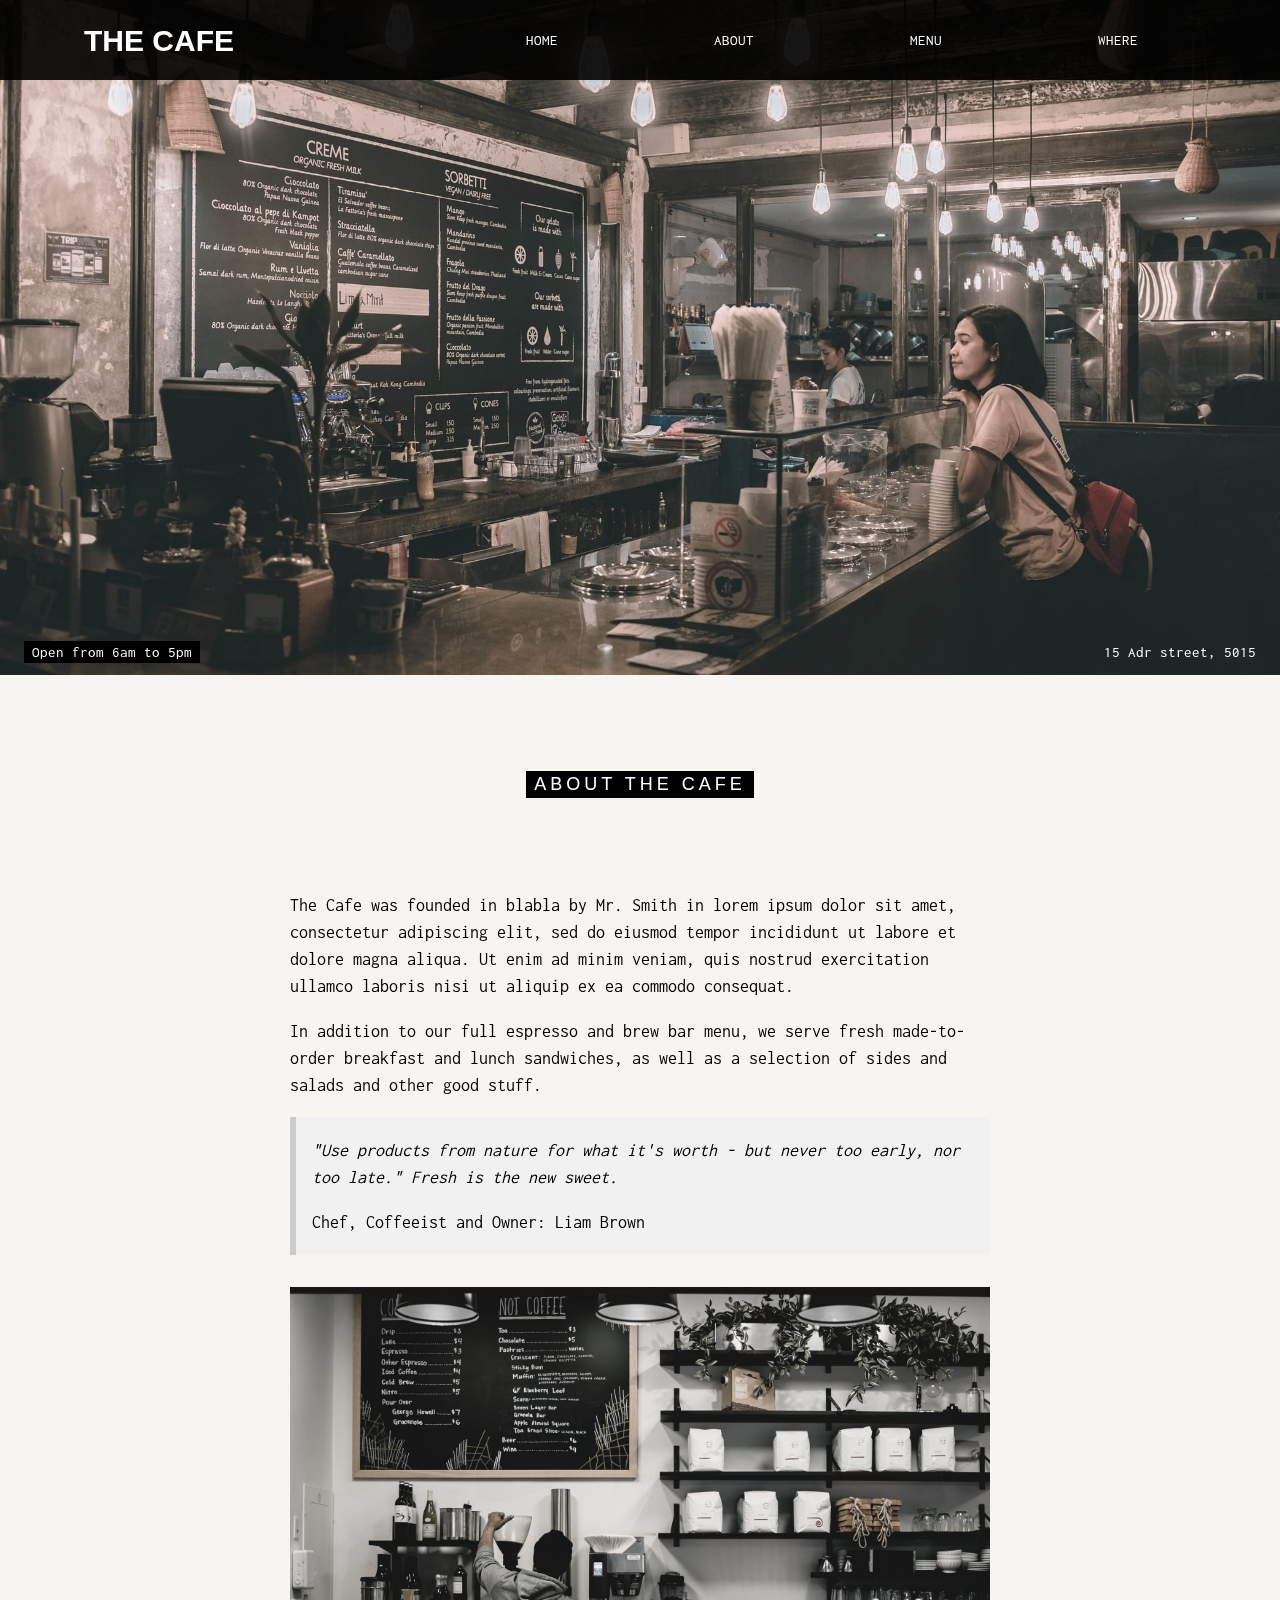
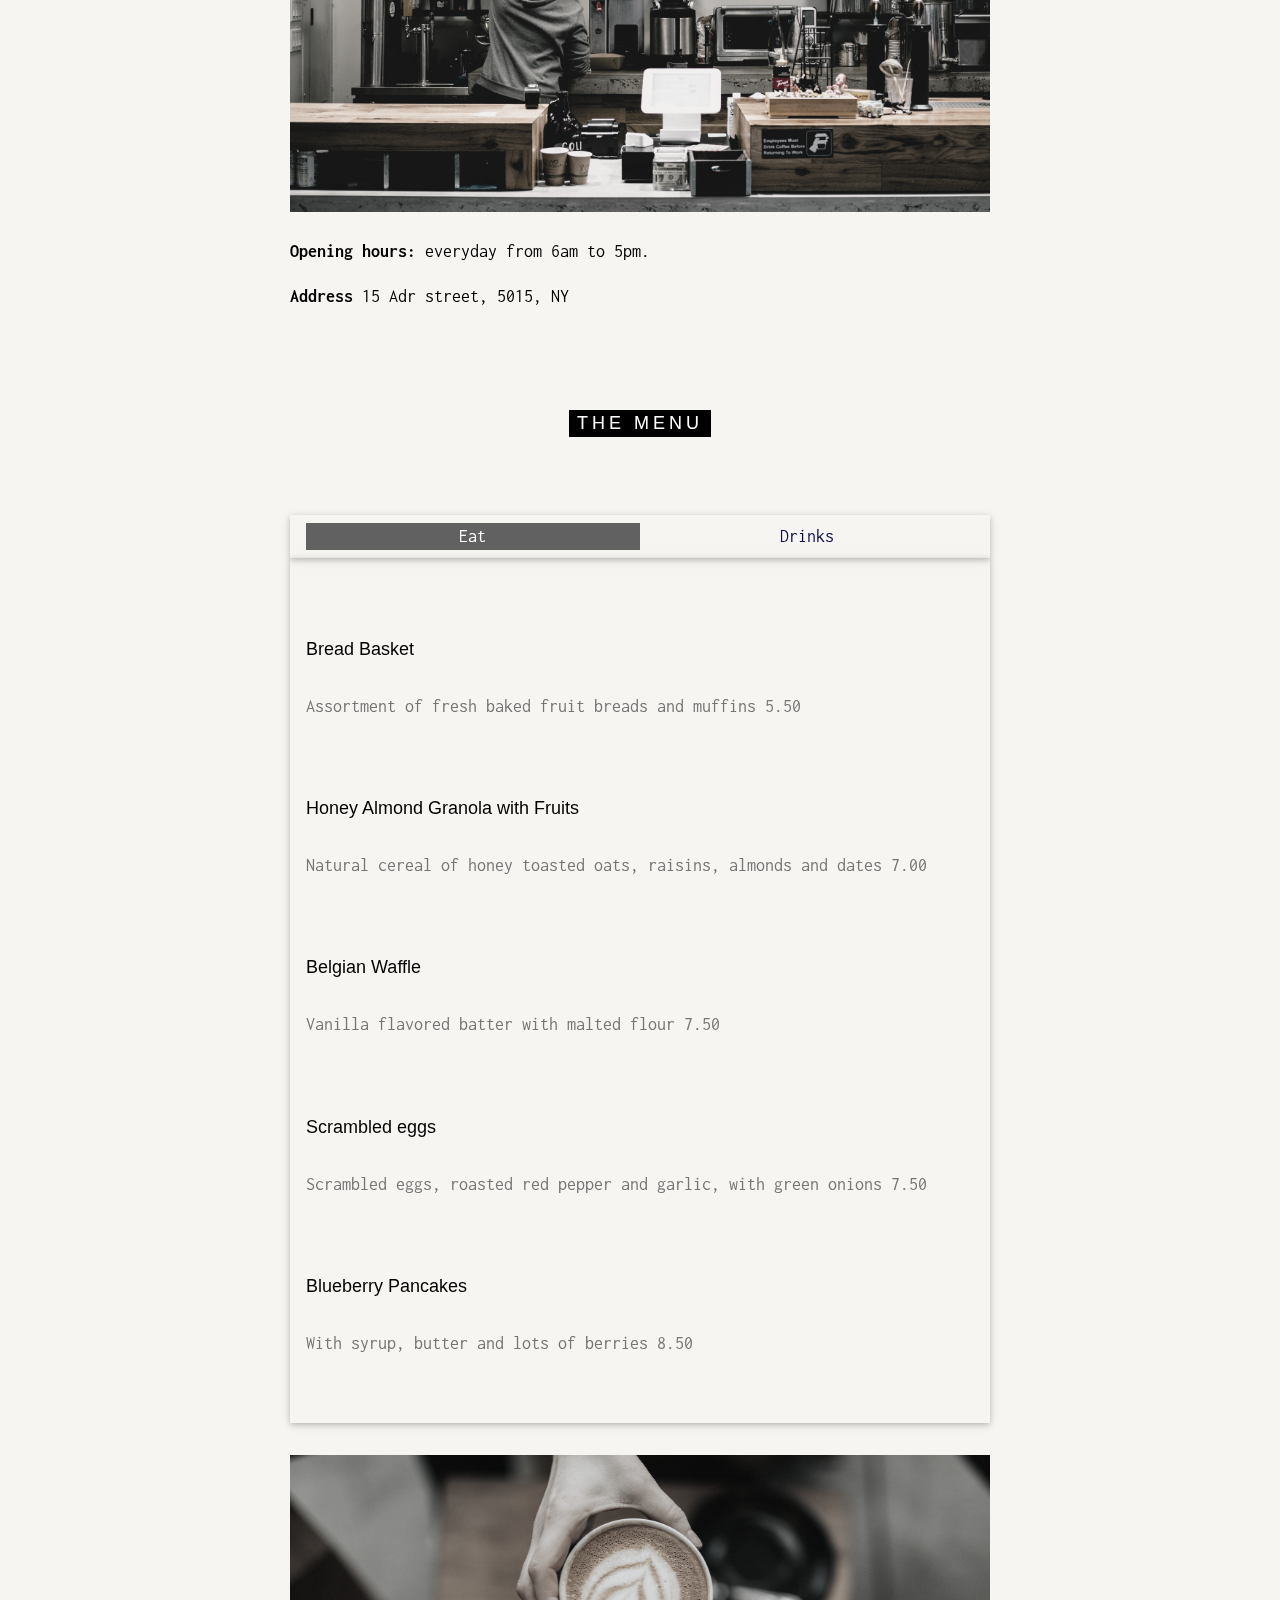
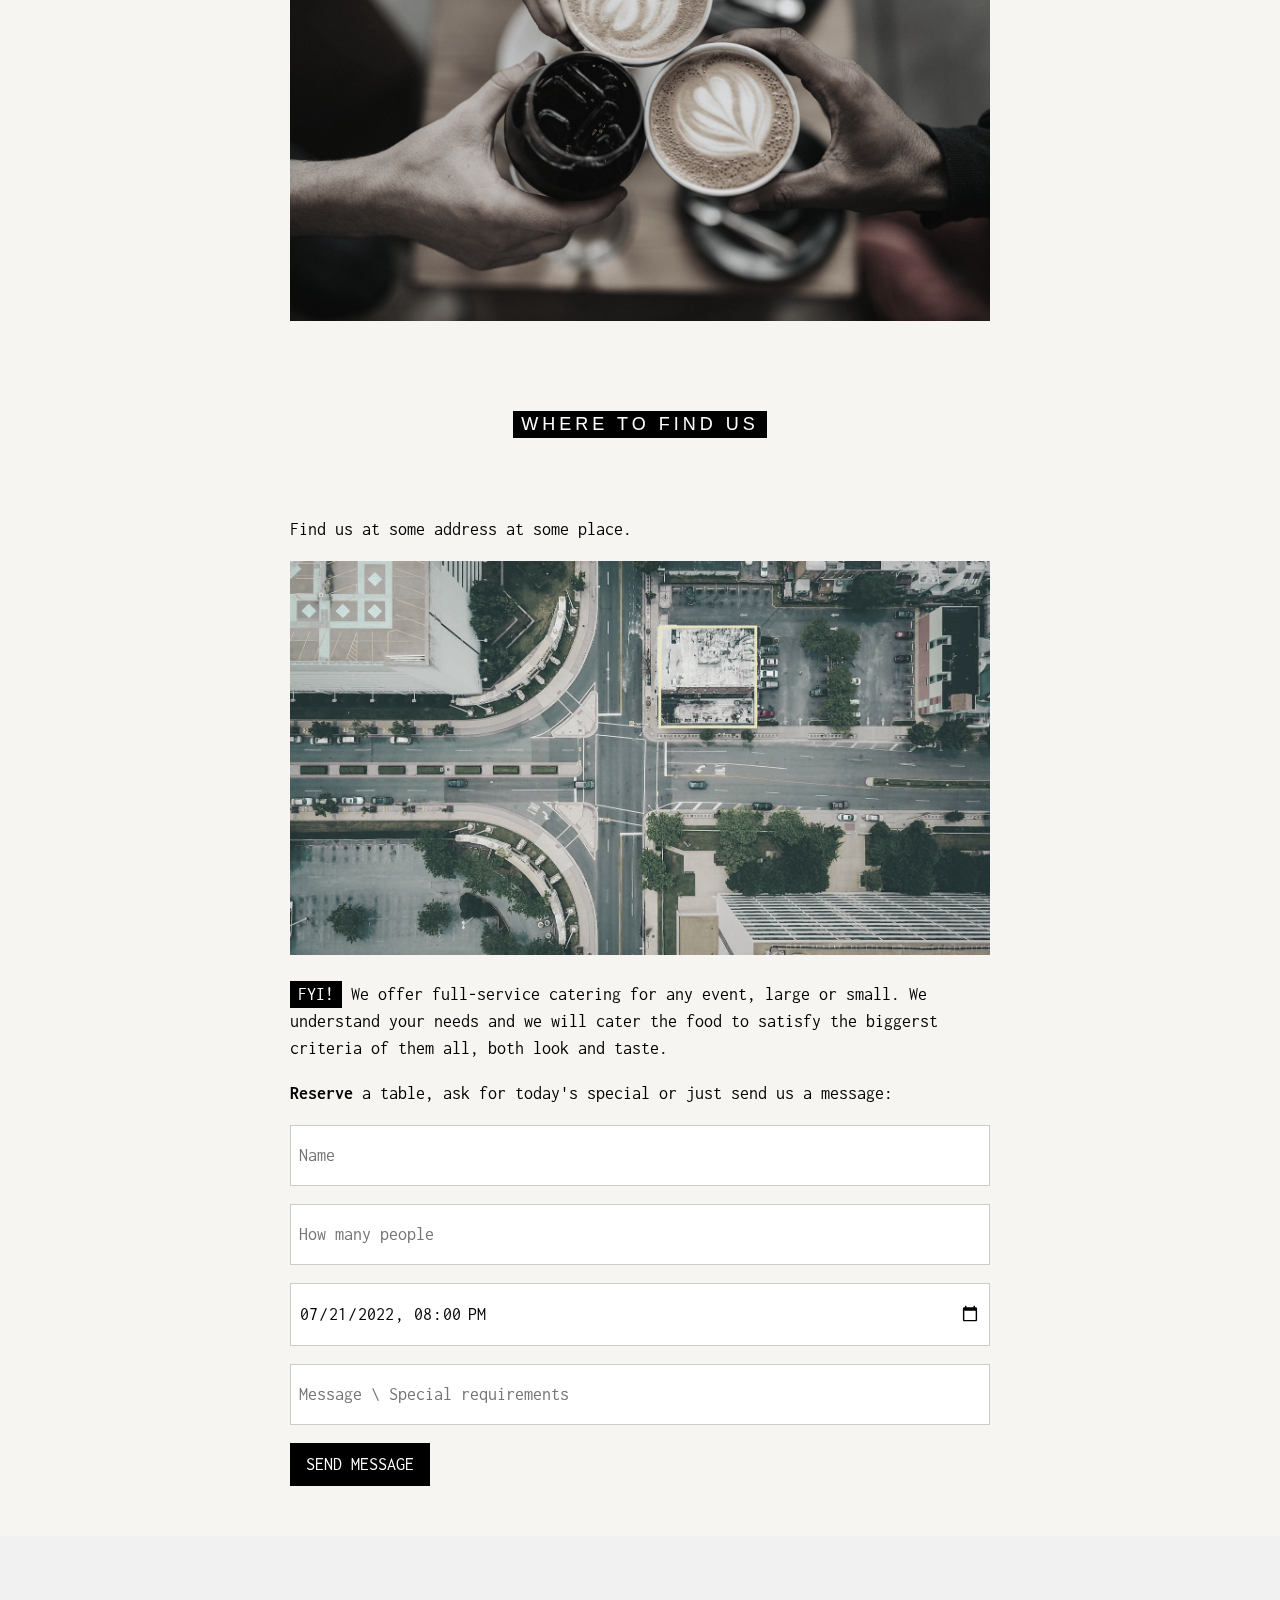
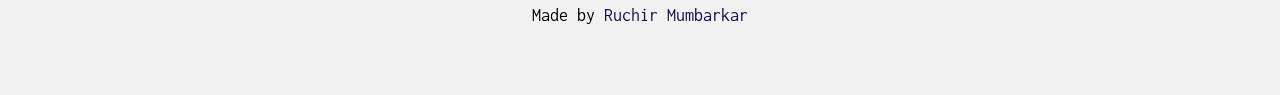
<file: Cafee/index.html>
<!DOCTYPE html>
<html lang="en">
  <head>
    <meta charset="UTF-8" />
    <meta http-equiv="X-UA-Compatible" content="IE=edge" />
    <meta name="viewport" content="width=device-width, initial-scale=1.0" />
    <link rel="stylesheet" href="index.css" />
    <link
      rel="stylesheet"
      href="https://fonts.googleapis.com/css?family=Inconsolata"
    />

    <title>THE CAFE</title>
  </head>
  <body>
    <!-- Header -->
    <!-- <div class="r-top">
      <div class="r-row r-padding r-black-top">
        <div class="r-col s3">
          <a href="#" class="r-button r-block">HOME</a>
        </div>
        <div class="r-col s3">
          <a href="#about" class="r-button r-block">ABOUT</a>
        </div>
        <div class="r-col s3">
          <a href="#menu" class="r-button r-block">MENU</a>
        </div>
        <div class="r-col s3">
          <a href="#where" class="r-button r-block">WHERE</a>
        </div>
      </div>
    </div> -->

    <!-- flex nav -->

    <div class="nav-container">
      <nav class="navbar">
        <h1><a href="#home" class="navbar-logo">THE CAFE</a></h1>
        <div class="menu-toggle" id="mobile-menu">
          <span class="bar"></span>
          <span class="bar"></span>
          <span class="bar"></span>
        </div>
        <ul class="nav-menu">
          <li onclick="scrollClose()">
            <a href="#home" class="nav-links">HOME</a>
          </li>
          <li onclick="scrollClose()">
            <a href="#about" class="nav-links">ABOUT</a>
          </li>
          <li onclick="scrollClose()">
            <a href="#menu" class="nav-links">MENU</a>
          </li>
          <li onclick="scrollClose()">
            <a href="#where" class="nav-links">WHERE</a>
          </li>
        </ul>
      </nav>
    </div>

    <!-- Header with image -->
    <header class="bgimg r-display-container r-grayscale-min" id="home">
      <div class="r-display-bottomleft r-center r-padding-large r-hide-small">
        <span class="r-tag">Open from 6am to 5pm</span>
      </div>

      <!-- <div class="r-display-middle r-center">
        <span class="r-text-white" style="font-size: 90px">
          the <br />
          Cafe</span
        >
      </div> -->
      <div class="r-display-bottomright r-center r-padding-large">
        <span class="r-text-white">15 Adr street, 5015</span>
      </div>
    </header>

    <!-- * Add a background color and large text to the whole page -->

    <div class="r-sand r-grayscale r-large">
      <!-- About container -->
      <div class="r-container" id="about">
        <div class="r-content" style="max-width: 700px">
          <h5 class="r-center r-padding-64">
            <span class="r-tag r-wide">ABOUT THE CAFE</span>
          </h5>
          <p>
            The Cafe was founded in blabla by Mr. Smith in lorem ipsum dolor sit
            amet, consectetur adipiscing elit, sed do eiusmod tempor incididunt
            ut labore et dolore magna aliqua. Ut enim ad minim veniam, quis
            nostrud exercitation ullamco laboris nisi ut aliquip ex ea commodo
            consequat.
          </p>
          <p>
            In addition to our full espresso and brew bar menu, we serve fresh
            made-to-order breakfast and lunch sandwiches, as well as a selection
            of sides and salads and other good stuff.
          </p>

          <!-- !r-panel::before NO -->
          <div class="r-panel r-leftbar r-light-grey">
            <p>
              <i
                >"Use products from nature for what it's worth - but never too
                early, nor too late." Fresh is the new sweet.</i
              >
            </p>
            <p>Chef, Coffeeist and Owner: Liam Brown</p>
          </div>

          <!-- !r-panel::after NO -->

          <img
            src="coffeeshop2.jpg"
            alt="coffeeshop"
            style="width: 100%; max-width: 1000px"
            class="r-margin-top"
          />

          <p><strong>Opening hours:</strong> everyday from 6am to 5pm.</p>
          <p><strong>Address</strong> 15 Adr street, 5015, NY</p>
        </div>
      </div>

      <!-- Menu Container -->
      <div class="r-container" id="menu">
        <div class="r-content" style="max-width: 700px">
          <h5 class="r-center r-padding-48">
            <span class="r-tag r-wide">THE MENU</span>
          </h5>

          <!-- menu top -->
          <div class="r-row r-center r-card r-padding">
            <a
              href="javascript:void(0)"
              onclick="openMenu(event, 'Eat');"
              id="myLink"
            >
              <div class="r-col s6 tablink r-dark-grey">Eat</div></a
            >

            <a
              href="javascript:void(0)"
              onclick="openMenu(event, 'Drinks');"
              id="myLink"
            >
              <div class="r-col s6 tablink">Drinks</div></a
            >
          </div>

          <!-- menu-content-Eat -->
          <div
            id="Eat"
            class="r-container menu r-padding-48 r-card"
            style="display: block"
          >
            <h5>Bread Basket</h5>
            <p class="r-text-grey">
              Assortment of fresh baked fruit breads and muffins 5.50
            </p>
            <br />
            <h5>Honey Almond Granola with Fruits</h5>
            <p class="r-text-grey">
              Natural cereal of honey toasted oats, raisins, almonds and dates
              7.00
            </p>
            <br />
            <h5>Belgian Waffle</h5>
            <p class="r-text-grey">
              Vanilla flavored batter with malted flour 7.50
            </p>
            <br />
            <h5>Scrambled eggs</h5>
            <p class="r-text-grey">
              Scrambled eggs, roasted red pepper and garlic, with green onions
              7.50
            </p>
            <br />
            <h5>Blueberry Pancakes</h5>
            <p class="r-text-grey">
              With syrup, butter and lots of berries 8.50
            </p>
          </div>

          <!-- menu-contnet-Drinks -->
          <div
            id="Drinks"
            class="r-container menu r-padding-48 r-card"
            style="display: none"
          >
            <h5>Coffee</h5>
            <p class="r-text-grey">Regular coffee 2.50</p>
            <br />

            <h5>Chocolato</h5>
            <p class="r-text-grey">Chocolate espresso with milk 4.50</p>
            <br />

            <h5>Corretto</h5>
            <p class="r-text-grey">Whiskey and coffee 5.00</p>
            <br />

            <h5>Iced tea</h5>
            <p class="r-text-grey">Hot tea, except not hot 3.00</p>
            <br />

            <h5>Soda</h5>
            <p class="r-text-grey">Coke, Sprite, Fanta, etc. 2.50</p>
          </div>

          <img
            src="coffeehouse3.jpg"
            style="width: 100%; max-width: 1000px; margin-top: 32px"
          />
        </div>
      </div>

      <!-- Contact area container -->
      <div class="r-container" id="where" style="padding-bottom: 32px">
        <div class="r-content" style="max-width: 700px">
          <h5 class="r-center r-padding-48">
            <span class="r-tag r-wide">WHERE TO FIND US</span>
          </h5>
          <p>Find us at some address at some place.</p>
          <img src="map.jpg" class="r-image" style="width: 100%" />

          <p>
            <span class="r-tag">FYI!</span>
            We offer full-service catering for any event, large or small. We
            understand your needs and we will cater the food to satisfy the
            biggerst criteria of them all, both look and taste.
          </p>
          <p>
            <strong>Reserve</strong> a table, ask for today's special or just
            send us a message:
          </p>

          <form action="#" target="_blank">
            <p>
              <input
                type="text"
                class="r-input r-padding-16 r-border"
                placeholder="Name"
                required
                name="Name"
              />
            </p>

            <p>
              <input
                type="number"
                class="r-input r-padding-16 r-border"
                placeholder="How many people"
                required
                name="People"
              />
            </p>

            <p>
              <input
                type="datetime-local"
                class="r-input r-padding-16 r-border"
                placeholder="Date and time"
                required
                name="date"
                value="2022-07-21T20:00"
              />
            </p>

            <p>
              <input
                class="r-input r-padding-16 r-border"
                type="text"
                placeholder="Message \ Special requirements"
                required=""
                name="Message"
              />
            </p>

            <p>
              <button class="r-button r-black" type="submit">
                SEND MESSAGE
              </button>
            </p>
          </form>
        </div>
      </div>

      <!-- Footer -->

      <footer class="r-center r-light-grey r-padding-48 r-large">
        <p>
          Made by
          <a
            href="https://www.linkedin.com/in/ruchir-mumbarkar-37004518b/"
            target="_blank"
            class="r-hover-text-green"
            style="text-decoration: none"
            >Ruchir Mumbarkar</a
          >
        </p>
      </footer>
    </div>

    <script src="index.js"></script>
  </body>
</html>
</file>
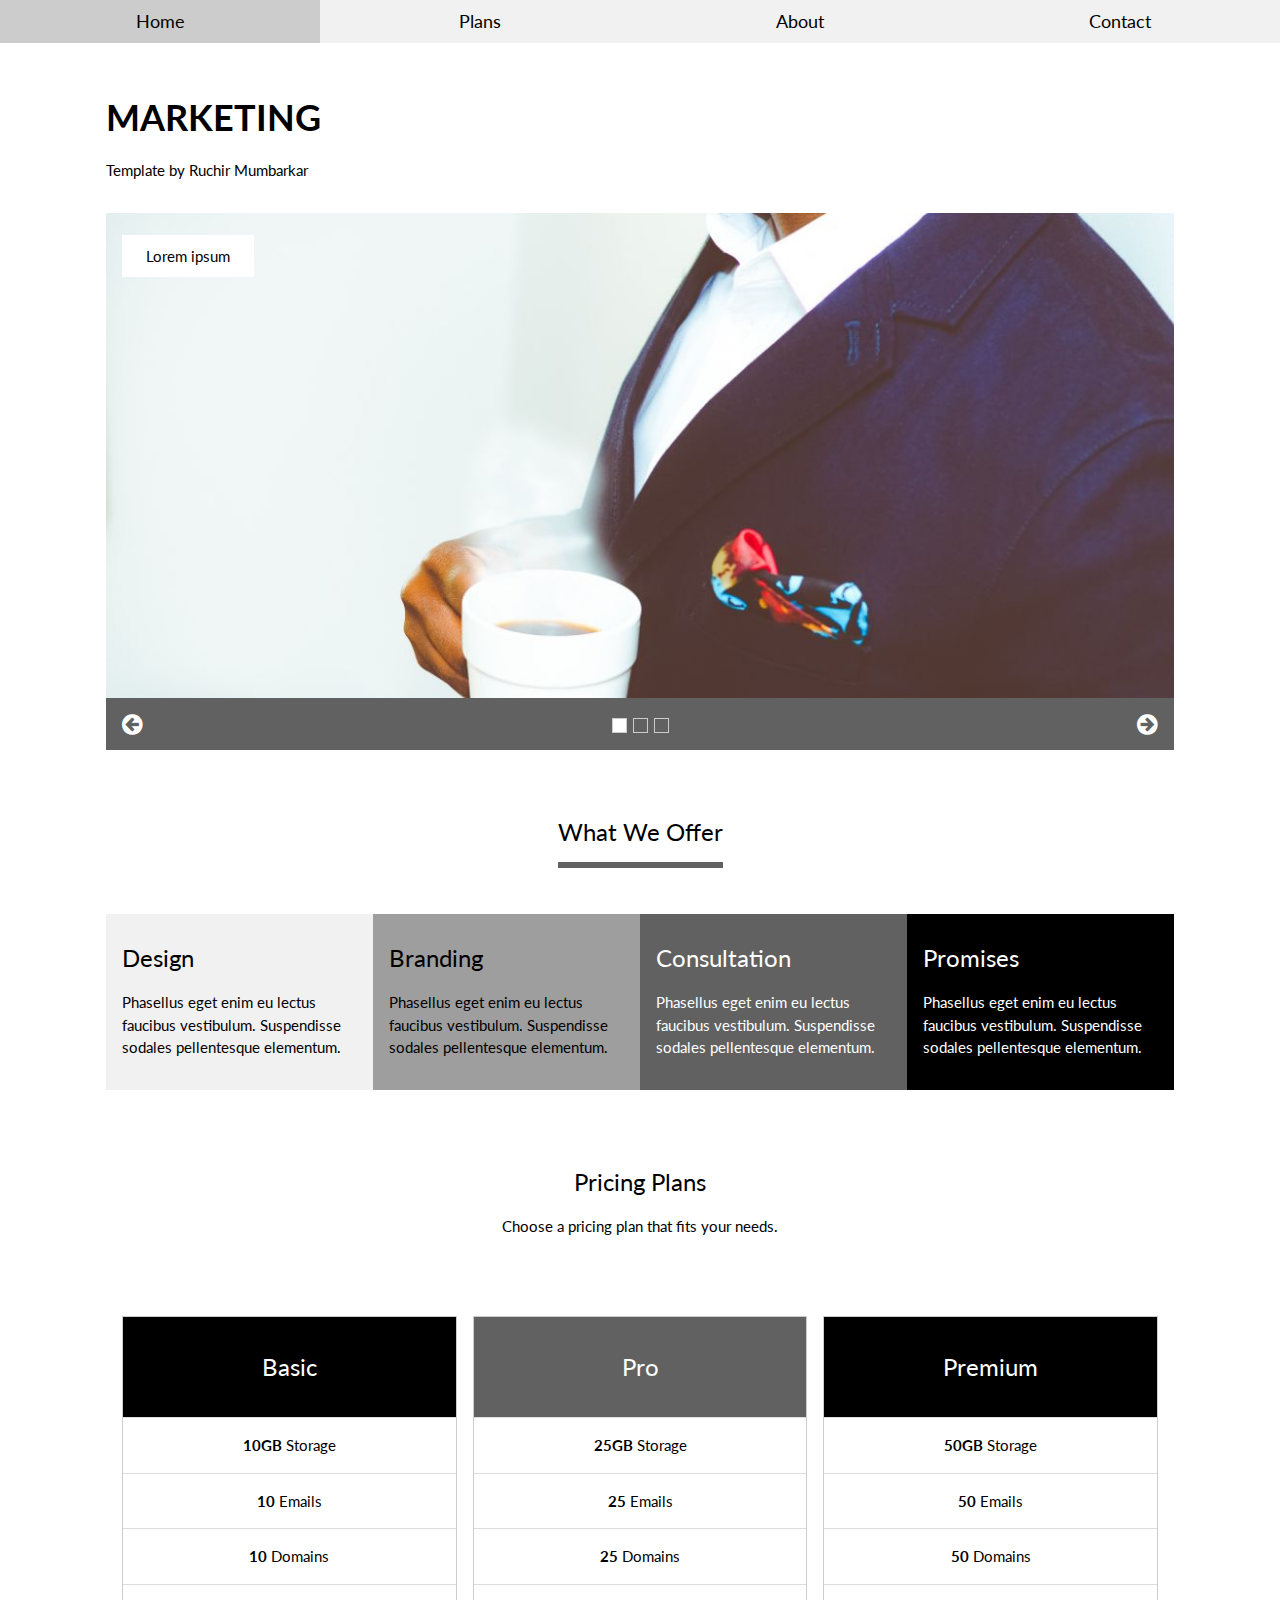
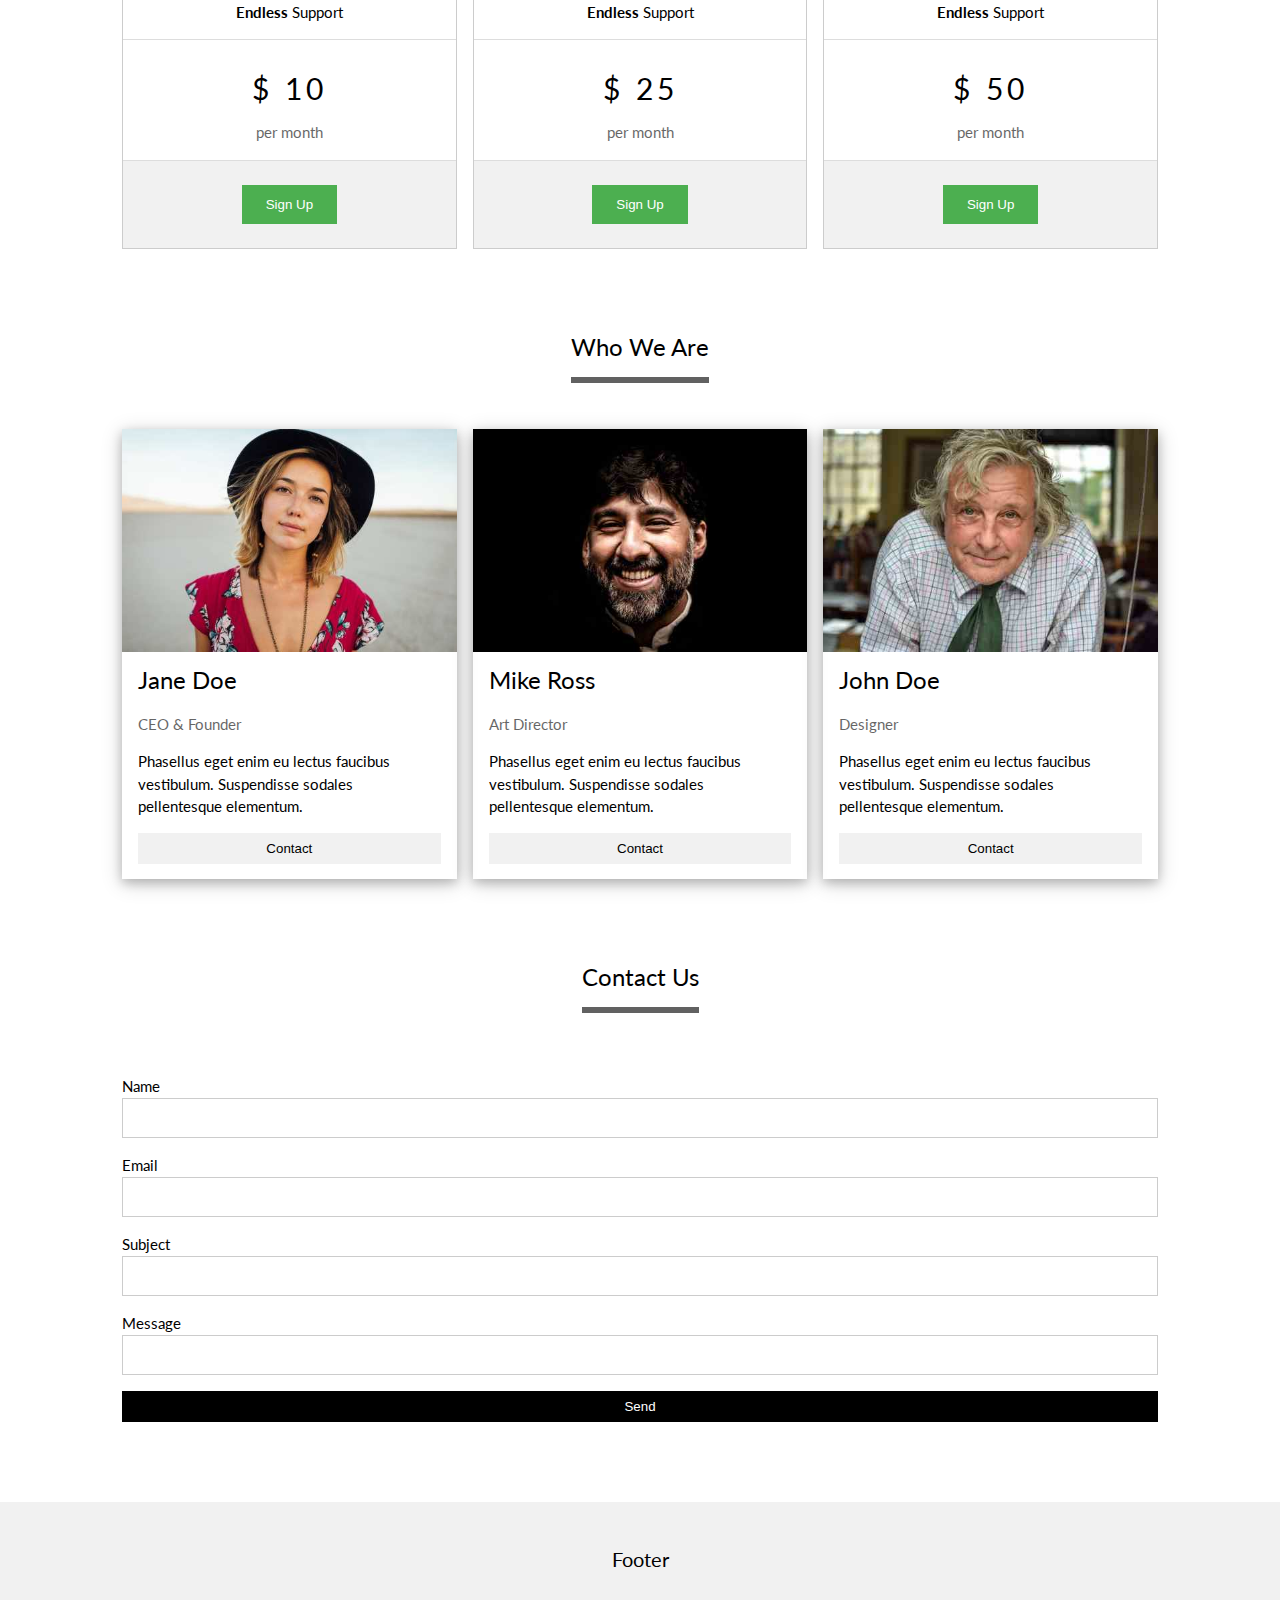
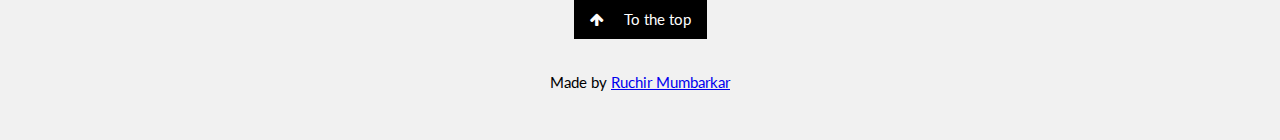
<file: MarketingSite/index.html>
<!DOCTYPE html>
<html lang="en">
  <head>
    <meta charset="UTF-8" />
    <meta name="viewport" content="width=device-width, initial-scale=1.0" />
    <link rel="stylesheet" href="style.css" />
    <link
      rel="stylesheet"
      href="https://fonts.googleapis.com/css?family=Lato"
    />
    <link
      rel="stylesheet"
      href="https://cdnjs.cloudflare.com/ajax/libs/font-awesome/4.7.0/css/font-awesome.min.css"
    />
    <title>Marketing Website</title>
  </head>
  <body>
    <!-- Navbar -->
    <nav class="nav-container">
      <ul class="nav-bar">
        <li class="nav-links"><a href="#" class="nav-btn">Home</a></li>
        <li class="nav-links"><a href="#plans" class="nav-btn">Plans</a></li>
        <li class="nav-links"><a href="#about" class="nav-btn">About</a></li>
        <li class="nav-links">
          <a href="#contact" class="nav-btn">Contact</a>
        </li>
      </ul>
    </nav>

    <!-- Content -->
    <article>
      <div
        style="margin-top: 80px; margin-bottom: 80px; max-width: 1100px"
        class="content"
      >
        <div class="panel">
          <h1><b>MARKETING</b></h1>
          <p>Template by Ruchir Mumbarkar</p>
        </div>

        <!-- Slideshow -->
        <div class="container">
          <div class="mySlides display-container">
            <img src="coffee.jpg" alt="coffee" style="width: 100%" />

            <div class="display-topleft container padding-32">
              <span class="white padding-large animate-bottom"
                >Lorem ipsum</span
              >
            </div>
          </div>

          <div class="mySlides display-container">
            <img src="workbench.jpg" alt="coffee" style="width: 100%" />

            <div class="display-middle container padding-32">
              <span class="white padding-large animate-bottom"
                >Lorem ipsum</span
              >
            </div>
          </div>

          <div class="display-container mySlides">
            <img src="sound.jpg" alt="speaker-image" style="width: 100%" />
            <div class="display-topright container padding-32">
              <span class="white padding-large animate-bottom"
                >Lorem ipsum
              </span>
            </div>
          </div>

          <!-- Slideshow next/previous buttons -->
          <div class="container dark-grey padding xlarge flex-container">
            <div class="left" onclick="plusDivs(-1)">
              <i class="fa fa-arrow-circle-left hover-text-teal"></i>
            </div>

            <div class="center">
              <span
                class="tag demodots border transparent hover-white white"
                onclick="currentDiv(1)"
              ></span>
              <span
                class="tag demodots border transparent hover-white white"
                onclick="currentDiv(2)"
              ></span>
              <span
                class="tag demodots border transparent hover-white white"
                onclick="currentDiv(3)"
              ></span>
            </div>

            <div class="right" onclick="plusDivs(1)">
              <i class="fa fa-arrow-circle-right hover-text-teal"></i>
            </div>
          </div>

          <!-- Grid -->
          <div class="continer">
            <div class="center padding-64">
              <span class="xlarge bottombar border-dark-grey padding-16"
                >What We Offer</span
              >
            </div>

            <div class="offer-wrapper">
              <div class="container light-grey padding-16">
                <h3>Design</h3>
                <p>
                  Phasellus eget enim eu lectus faucibus vestibulum. Suspendisse
                  sodales pellentesque elementum.
                </p>
              </div>

              <div class="container grey padding-16">
                <h3>Branding</h3>
                <p>
                  Phasellus eget enim eu lectus faucibus vestibulum. Suspendisse
                  sodales pellentesque elementum.
                </p>
              </div>

              <div class="container dark-grey padding-16">
                <h3>Consultation</h3>
                <p>
                  Phasellus eget enim eu lectus faucibus vestibulum. Suspendisse
                  sodales pellentesque elementum.
                </p>
              </div>

              <div class="container black padding-16">
                <h3>Promises</h3>
                <p>
                  Phasellus eget enim eu lectus faucibus vestibulum. Suspendisse
                  sodales pellentesque elementum.
                </p>
              </div>
            </div>
          </div>

          <!-- Grid -->
          <div class="row-padding" id="plans">
            <div class="center padding-64">
              <h3>Pricing Plans</h3>
              <p>Choose a pricing plan that fits your needs.</p>
            </div>

            <div class="pricing-container">
              <div class="third margin-bottom">
                <ul class="rm-ul rm-border center hover-shadow">
                  <li class="black xlarge padding-32">Basic</li>
                  <li class="padding-16"><b>10GB</b> Storage</li>
                  <li class="padding-16"><b>10</b> Emails</li>
                  <li class="padding-16"><b>10</b> Domains</li>
                  <li class="padding-16"><b>Endless</b> Support</li>

                  <li class="padding-16">
                    <h2 class="wide">$ 10</h2>
                    <span class="opacity">per month</span>
                  </li>
                  <li class="light-grey padding-24">
                    <button class="button green padding-large">Sign Up</button>
                  </li>
                </ul>
              </div>

              <div class="third margin-bottom">
                <ul class="rm-ul rm-border center hover-shadow">
                  <li class="dark-grey xlarge padding-32">Pro</li>
                  <li class="padding-16"><b>25GB</b> Storage</li>
                  <li class="padding-16"><b>25</b> Emails</li>
                  <li class="padding-16"><b>25</b> Domains</li>
                  <li class="padding-16"><b>Endless</b> Support</li>

                  <li class="padding-16">
                    <h2 class="wide">$ 25</h2>
                    <span class="opacity">per month</span>
                  </li>
                  <li class="light-grey padding-24">
                    <button class="button green padding-large">Sign Up</button>
                  </li>
                </ul>
              </div>

              <div class="third margin-bottom">
                <ul class="rm-ul rm-border center hover-shadow">
                  <li class="black xlarge padding-32">Premium</li>
                  <li class="padding-16"><b>50GB</b> Storage</li>
                  <li class="padding-16"><b>50</b> Emails</li>
                  <li class="padding-16"><b>50</b> Domains</li>
                  <li class="padding-16"><b>Endless</b> Support</li>

                  <li class="padding-16">
                    <h2 class="wide">$ 50</h2>
                    <span class="opacity">per month</span>
                  </li>
                  <li class="light-grey padding-24">
                    <button class="button green padding-large">Sign Up</button>
                  </li>
                </ul>
              </div>
            </div>
          </div>

          <!-- Grid -->
          <div class="row-padding" id="about">
            <div class="center padding-64">
              <span class="xlarge bottombar border-dark-grey padding-16"
                >Who We Are</span
              >
            </div>

            <div class="people-container">
              <div class="third margin-bottom">
                <div class="card-4">
                  <img src="team1.jpg" alt="Jane" style="width: 100%" />
                  <div class="container">
                    <h3>Jane Doe</h3>
                    <p class="opacity">CEO & Founder</p>
                    <p>
                      Phasellus eget enim eu lectus faucibus vestibulum.
                      Suspendisse sodales pellentesque elementum.
                    </p>
                    <p>
                      <button class="button light-grey block">Contact</button>
                    </p>
                  </div>
                </div>
              </div>

              <div class="third margin-bottom">
                <div class="card-4">
                  <img src="team2.jpg" alt="Mike" style="width: 100%" />
                  <div class="container">
                    <h3>Mike Ross</h3>
                    <p class="opacity">Art Director</p>
                    <p>
                      Phasellus eget enim eu lectus faucibus vestibulum.
                      Suspendisse sodales pellentesque elementum.
                    </p>
                    <p>
                      <button class="button light-grey block">Contact</button>
                    </p>
                  </div>
                </div>
              </div>

              <div class="third margin-bottom">
                <div class="card-4">
                  <img src="team3.jpg" alt="John" style="width: 100%" />
                  <div class="container">
                    <h3>John Doe</h3>
                    <p class="opacity">Designer</p>
                    <p>
                      Phasellus eget enim eu lectus faucibus vestibulum.
                      Suspendisse sodales pellentesque elementum.
                    </p>
                    <p>
                      <button class="button light-grey block">Contact</button>
                    </p>
                  </div>
                </div>
              </div>
            </div>
          </div>

          <!-- Contact -->
          <div class="center padding-64" id="contact">
            <span class="xlarge bottombar border-dark-grey padding-16"
              >Contact Us</span
            >
          </div>

          <!-- Form -->
          <form action="#" class="container" target="_blank">
            <div class="form-wrapper">
              <div class="section">
                <label>Name</label>
                <input
                  type="text"
                  class="input border hover-border-black"
                  style="width: 100%"
                  type="text"
                  name="Name"
                  required
                />
              </div>

              <div class="section">
                <label>Email</label>
                <input
                  type="email"
                  class="input border hover-border-black"
                  style="width: 100%"
                  name="Email"
                  required
                />
              </div>

              <div class="section">
                <label>Subject</label>
                <input
                  type="text"
                  class="input border hover-border-black"
                  style="width: 100%"
                  name="Subject"
                  required
                />
              </div>

              <div class="section">
                <label>Message</label>
                <input
                  type="text"
                  class="input border hover-border-black"
                  style="width: 100%"
                  name="Message"
                  required
                />
              </div>

              <button type="submit" class="button block black">Send</button>
            </div>
          </form>
        </div>
      </div>
    </article>

    <footer class="container padding-32 light-grey center">
      <h4>Footer</h4>
      <a href="#" class="button black margin">
        <i class="fa fa-arrow-up margin-right"></i>
        To the top
      </a>
      <div class="section xlarge">
        <!-- <p>Follow on Linkedin</p> -->
        <!-- <i class="fa fa-linkedin hover-opacity"></i> -->
      </div>
      <p>
        Made by
        <a
          href="https://www.linkedin.com/in/ruchir-mumbarkar-37004518b/"
          target="_blank"
        >
          Ruchir Mumbarkar
        </a>
      </p>
    </footer>
    <script src="app.js"></script>
  </body>
</html>
</file>
<file: Cafee/index.css>
* {
  box-sizing: border-box;
}

body {
  margin: 0;
  padding: 0;
  font-size: 15px;
  line-height: 1.5;
}

html {
  scroll-behavior: smooth;
}

body,
html {
  height: 100%;
  font-family: "Inconsolata", sans-serif;
}

h1,
h2,
h3,
h4,
h5,
h6 {
  font-family: "Segoe UI", Arial, sans-serif;
  font-weight: 400;
  /* margin: 10px 0; */
}
h1 {
  /* font-size: 36px; */
  margin: 0;
}
h2 {
  font-size: 30px;
}
h3 {
  font-size: 24px;
}
h4 {
  font-size: 20px;
}
h5 {
  font-size: 18px;
}
h6 {
  font-size: 16px;
}

/* !Nav Bar */

.nav-container {
  width: 100%;
  background-color: rgba(0, 0, 0, 0.9);
  position: fixed;
  top: 0;
  z-index: 1;
}

.navbar {
  display: grid;
  grid-template-columns: 0.5fr auto 1fr;
  align-items: center;
  height: 80px;
  width: 90%;
  max-width: 1720px;
  margin: 0 auto;
}

.navbar-logo {
  text-decoration: none;
  color: white !important;
  justify-self: start;
  margin-left: 20px;
  /* font-size: 15px; */
  font-weight: bold;
  cursor: pointer;
  text-align: center;
}

.nav-menu {
  display: grid;
  grid-template-columns: repeat(4, auto);
  list-style-type: none;
  text-align: center;
  margin: 0;
  padding: 0;

  /* width: 80%;
  justify-content: end; */
}

.nav-links {
  color: white;
  text-decoration: none;
  display: block;
  padding: 10px 16px;
  text-align: center;
}

/* .nav-links:hover {
  color: red;
  transition: all 0.2s ease-out;
} */

.nav-links:hover {
  background-color: #ccc;
  color: #000;
  transition: all 0.4s ease;
}

/* !! */

.r-top {
  top: 0;
}

.r-top {
  position: fixed;
  width: 100%;
  z-index: 1;
}

.r-black-top {
  color: #fff !important;
  background-color: rgba(0, 0, 0, 0.8) !important;
}

.r-black {
  color: #fff !important;
  background-color: #000 !important;
}

.r-padding {
  padding: 8px 16px !important;
}

.r-block {
  display: block;
  width: 100%;
}

.r-button {
  border: none;
  display: inline-block;
  padding: 8px 16px;
  vertical-align: middle;
  overflow: hidden;
  text-decoration: none;
  color: inherit;
  background-color: inherit;
  text-align: center;
  cursor: pointer;
  white-space: nowrap;
}

.r-button:hover {
  color: #000 !important;
  background-color: #ccc !important;
}

.r-col.s3 {
  width: 24.99999%;
}

.r-col {
  float: left;
  width: 100%;
}

.r-row::before,
.r-container::before,
.r-panel::before {
  content: "";
  display: table;
  clear: both;
}

.r-row::after,
.r-container::after,
.r-panel::after {
  content: "";
  display: table;
  clear: both;
}

.bgimg {
  background-position: center;
  background-size: cover;
  background-image: url("cafehouse4.jpg");
  min-height: 75%;
}

.r-display-container {
  position: relative;
}

.r-grayscale-min {
  filter: grayscale(50%);
}

/* *Common class */
.r-padding-large {
  padding: 12px 24px !important;
}

.r-center {
  text-align: center !important;
}

/* for conetent */
.r-padding-64 {
  padding-top: 64px !important;
  padding-bottom: 64px !important;
}

.r-padding-48 {
  padding-top: 48px !important;
  padding-bottom: 48px !important;
}

.r-padding-16 {
  padding-top: 16px !important;
  padding-bottom: 16px !important;
}
/*  */

/* ** */

.r-tag {
  background-color: #000;
  color: #fff;
  display: inline-block;
  padding: 0 8px;
  text-align: center;
}

.r-display-bottomleft {
  position: absolute;
  bottom: 0;
  left: 0;
}

.r-display-middle {
  position: absolute;
  top: 50%;
  left: 50%;
  transform: translate(-50%, -50%);
}

.r-text-white {
  color: #fff !important;
}

.r-display-bottomright {
  position: absolute;
  bottom: 0;
  right: 0;
}

/* * main middle container */

.r-sand {
  color: #000 !important;
  background-color: #fdf5e6 !important;
}

.r-large {
  font-size: 18px !important;
}

.r-grayscale {
  filter: grayscale(75%);
}

/* ** */

/* !Everything inside the container */

.r-container,
.r-panel {
  padding: 0.1em 16px;
}

.r-content {
  margin-left: auto;
  margin-right: auto;
}

.r-wide {
  letter-spacing: 4px;
}

.r-light-grey {
  color: #000 !important;
  background-color: #f1f1f1 !important;
}

.r-leftbar {
  border-left: 6px solid #ccc !important;
}

.r-panel {
  margin-top: 16px;
  margin-bottom: 16px;
}

.r-margin-top {
  margin-top: 16px !important;
}

/* ! */

/* *MEnu */

.r-card {
  box-shadow: 0 2px 5px 0 rgb(0 0 0 / 16%), 0 2px 10px 0 rgb(0 0 0 / 12%);
}

.r-col.s6 {
  width: 49.99999%;
}

.r-dark-grey {
  color: #fff !important;
  background-color: #616161 !important;
}

.r-text-grey {
  color: #757575 !important;
}

/* * */

/* !form */

.r-border {
  border: 1px solid #ccc !important;
}

.r-input {
  padding: 8px;
  display: block;
  border: none;
  border-bottom: 1px solid #ccc;
  width: 100%;
}

button,
input,
select,
textarea,
optgroup {
  font: inherit;
  margin: 0;
}

/* !! */

/* **footer */
.r-hover-text-green:hover {
  color: red !important;
}

.menu-toggle .bar {
  width: 30px;
  height: 3px;
  margin: 5px auto;
  border-radius: 2px;
  transition: all 0.3s ease-in-out;
  background-color: white;
}

/* * */
@media screen and (max-width: 35em) {
  .r-hide-small {
    display: none;
  }
  .bgimg {
    background-image: url("cafe2.jpg");
  }

  /* .nav-container {
    position: relative;
  } */

  .navbar-logo {
    font-size: 17px;
  }

  .nav-menu {
    display: grid;
    grid-template-columns: auto;
    background-color: rgba(0, 0, 0, 0.9);
    margin: 0;
    width: 100%;
    position: absolute;
    top: 80px;
    left: -100%;
    opacity: 0;
    transition: all 0.5s ease;
  }

  .nav-menu.active {
    background-color: rgba(0, 0, 0, 0.9);
    left: 0;
    opacity: 1;
    transition: all 0.5s ease;
  }

  .nav-links {
    text-align: center;
    line-height: 60px;
    width: 100%;
    display: table;
  }

  .nav-links:hover {
    background-color: #ccc;
    color: #000;
    transition: all 0.4s ease;
  }

  #mobile-menu {
    position: absolute;
    top: 27%;
    right: 8%;
    transform: translate(5%, 20%);
  }

  .menu-toggle .bar {
    display: block;
    cursor: pointer;
  }

  .menu-toggle:hover {
    cursor: pointer;
  }

  #mobile-menu.is-active .bar:nth-child(2) {
    opacity: 0;
  }

  #mobile-menu.is-active .bar:nth-child(1) {
    transform: translateY(8px) rotate(45deg);
  }
  #mobile-menu.is-active .bar:nth-child(3) {
    transform: translateY(-8px) rotate(-45deg);
  }
}
</file>
<file: MarketingSite/style.css>
:root {
  --black: #000;
  --light-grey: #f1f1f1;
  --mild-grey: #ccc;
  --white: #fff;
  --dark-grey: #616161;
  --teal: #009688;
  --grey: #9e9e9e;
  --grey-border: #ddd;
  --green: #4caf50;
}

* {
  box-sizing: border-box;
}

html {
  scroll-behavior: smooth;
}

body {
  margin: 0;
  padding: 0;
}

html,
body {
  font-family: Verdana, sans-serif;
  font-size: 15px;
  line-height: 1.5;
}

h1,
h2,
h3,
h4,
h5,
h6 {
  font-family: "Segoe UI", Arial, sans-serif;
  font-weight: 400;
  margin: 10px 0;
}

html,
body,
h1,
h2,
h3,
h4 {
  font-family: "Lato", sans-serif;
}

b,
strong {
  font-weight: bolder;
}

h1 {
  font-size: 36px;
}
h2 {
  font-size: 30px;
}

h3 {
  font-size: 24px;
}

h4 {
  font-size: 20px;
}

/* NAVBAR */

.nav-container {
  width: 100%;
  position: fixed;
  top: 0;
  z-index: 1;
}

.nav-bar {
  list-style: none;
  margin: 0;
  padding: 0;
  display: flex;
  /* justify-content: space-evenly; */
  font-size: 18px;
  background-color: var(--light-grey) !important;
}

.nav-links {
  flex: 1;
  text-align: center;
}

.nav-btn {
  text-decoration: none;
  color: var(--black) !important;
  display: block;
  padding: 8px 16px;
  border: none;
  cursor: pointer;
}

.nav-btn:hover {
  background-color: #ccc !important;
}

.content {
  margin-left: auto;
  margin-right: auto;
}

.panel {
  margin-top: 16px;
  margin-bottom: 16px;
}

.panel,
.container {
  padding: 0.01em 16px;
}

.mySlides {
  display: none;
}

.display-container {
  position: relative;
}

.padding {
  padding: 8px 16px !important;
}

.padding-32 {
  padding-top: 32px !important;
  padding-bottom: 32px !important;
}

.padding-24 {
  padding-top: 24px !important;
  padding-bottom: 24px !important;
}

.display-topleft {
  position: absolute;
  left: 0;
  top: 0;
}

.white {
  color: var(--black) !important;
  background-color: var(--white) !important;
}

.padding-large {
  padding: 12px 24px !important;
}

img {
  vertical-align: middle;
  border-style: none;
}

@keyframes animatebottom {
  from {
    bottom: -300px;
    opacity: 0;
  }
  to {
    bottom: 0;
    opacity: 1;
  }
}

.animate-bottom {
  position: relative;
  animation: animatebottom 0.4s;
}

.display-middle {
  position: absolute;
  top: 50%;
  left: 50%;
  transform: translate(-50%, -50%);
}

.display-topright {
  position: absolute;
  right: 0;
  top: 0;
}

.dark-grey {
  color: var(--white);
  background-color: var(--dark-grey);
}

.xlarge {
  font-size: 24px !important;
}

.flex-container {
  display: flex;
  justify-content: space-between;
}

.left {
  /* float: left; */
}

.right {
  /* float: right; */
}

.fa {
  cursor: pointer;
}

.hover-text-teal:hover {
  color: var(--teal) !important;
}

.center {
  text-align: center !important;
}

.tag {
  height: 15px;
  width: 15px;
  padding: 0;
  margin-top: 6px;
  cursor: pointer;
  color: var(--white);
  display: inline-block;
  /* padding-left: 8px;
  padding-right: 8px; */
  text-align: center;
}

.transparent {
  background-color: transparent !important;
}

.border {
  border: 1px solid var(--mild-grey) !important;
}

.white,
.hover-white:hover {
  color: var(--black) !important;
  background-color: var(--white) !important;
}

.padding-64 {
  padding-top: 64px !important;
  padding-bottom: 64px !important;
}

.padding-16 {
  padding-top: 16px !important;
  padding-bottom: 16px !important;
}

.bottombar {
  border-bottom: 6px solid var(--mild-grey) !important;
}

.border-dark-grey {
  border-color: var(--dark-grey) !important;
}

.offer-wrapper {
  display: flex;
}

.light-grey {
  color: var(--black) !important;
  background-color: var(--light-grey) !important;
}

.grey {
  color: var(--black) !important;
  background-color: var(--grey) !important;
}

.black {
  color: var(--white) !important;
  background-color: var(--black) !important;
}

.row-padding {
  padding: 0px 8px;
}

.pricing-container {
  display: flex;
  flex-direction: row;
}

.pricing-container > div {
  flex: 1;
}

.third {
  padding: 0 8px;
}

.margin-bottom {
  margin-bottom: 16px !important;
}

.rm-border {
  border: 1px solid var(--mild-grey) !important;
}

.rm-ul {
  list-style-type: none;
  padding: 0;
  margin: 0;
}

.rm-ul li {
  border-bottom: 1px solid var(--grey-border);
  padding: 8px 16px;
}

.rm-ul li:last-child {
  border-bottom: none;
}

.hover-shadow:hover {
  box-shadow: 0 4px 10px 0 rgb(0 0 0 / 20%), 0 4px 20px 0 rgb(0 0 0 / 19%);
}

.wide {
  letter-spacing: 4px;
}

.opacity {
  opacity: 0.6;
}

.green {
  color: var(--white) !important;
  background-color: var(--green) !important;
}

.button {
  border: none;
  display: inline-block;
  padding: 8px 16px;
  vertical-align: middle;
  overflow: hidden;
  text-decoration: none;
  text-align: center;
  cursor: pointer;
  white-space: nowrap;
}

.button:hover {
  color: var(--black) !important;
  background-color: var(--mild-grey) !important;
}

.people-container {
  display: flex;
}

.card-4 {
  box-shadow: 0 4px 10px 0 rgb(0 0 0 / 20%), 0 4px 20px 0 rgb(0 0 0 / 19%);
}

.block {
  display: block;
  width: 100%;
}

.form-wrapper {
  /*  */
}

.section {
  margin-top: 16px !important;
  margin-bottom: 16px !important;
}

.input {
  padding: 8px;
  display: block;
  border: none;
  border-bottom: 1px solid var(--mild-grey);
  width: 100%;
  overflow: visible;
  font: inherit;
  margin: 0;
}

.hover-border-black:hover {
  border-color: var(--black) !important;
}

.margin {
  margin: 16px !important;
}

.margin-right {
  margin-right: 16px !important;
}

.hover-opacity:hover {
  opacity: 0.6;
}
/* 
 */
/* 



 */

@media (max-width: 770px) {
  .offer-wrapper {
    flex-wrap: wrap;
  }
  .offer-wrapper > div {
    flex: 1 1 50%;
  }

  .pricing-container,
  .people-container {
    flex-wrap: wrap;
  }
  .pricing-container > div,
  .people-container > div {
    flex: 1 1 50%;
  }
}

@media (max-width: 660px) {
  .offer-wrapper {
    all: unset;
    flex-direction: row;
  }

  .pricing-container,
  .people-container {
    /* all: unset; */
    flex-direction: column;
  }
}
</file>
